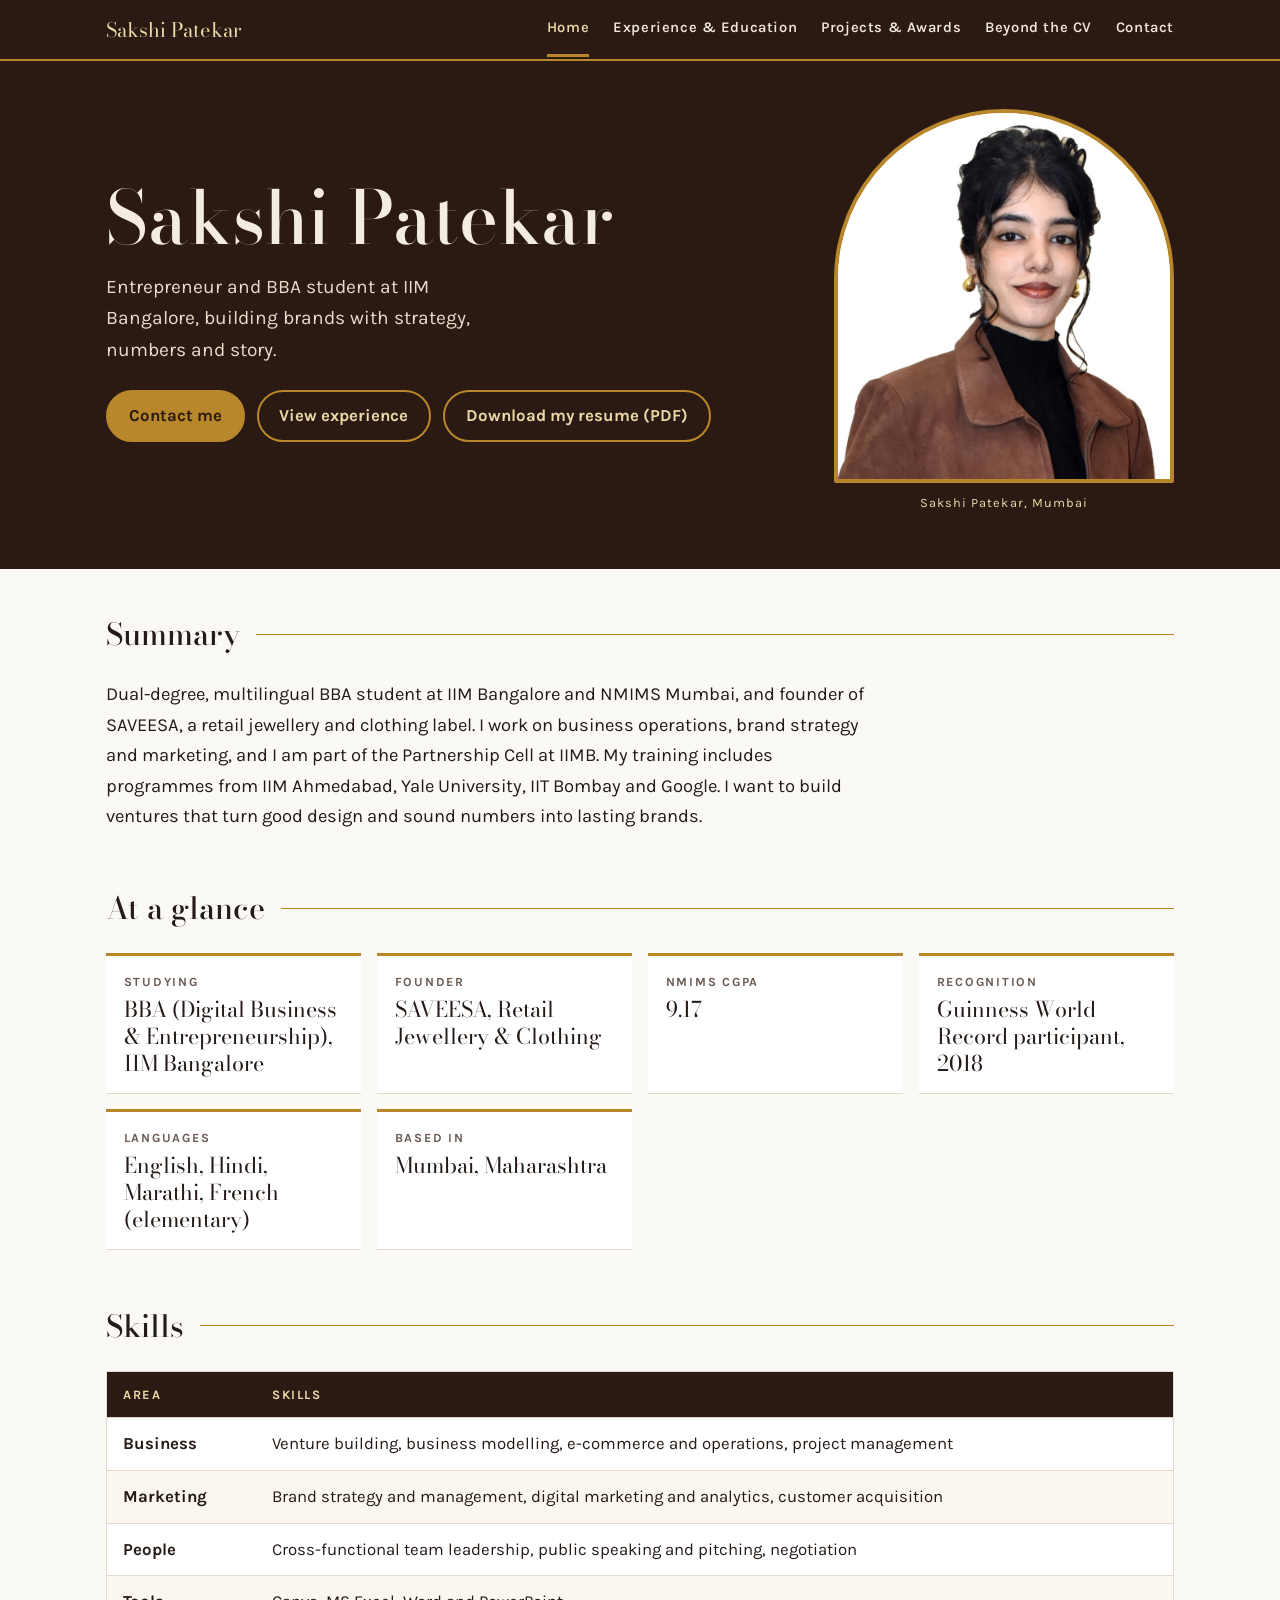
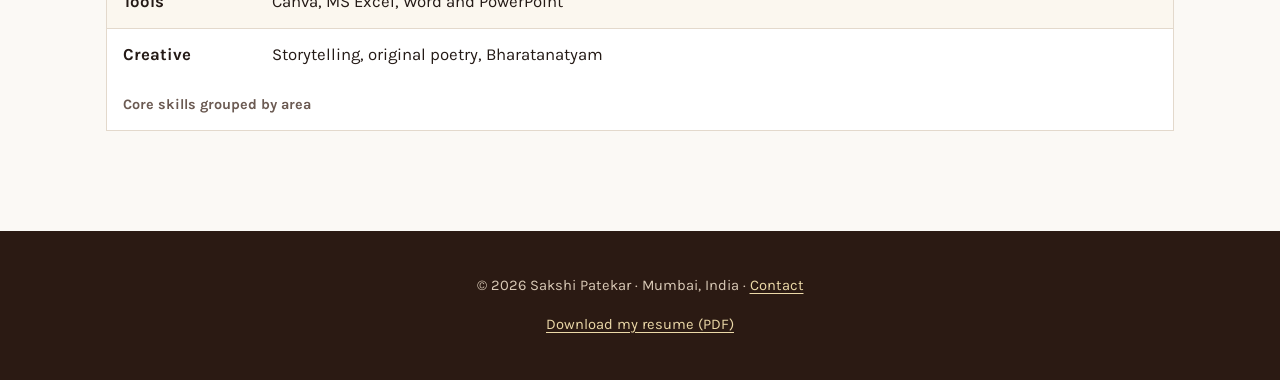
<file: index.html>
<!DOCTYPE html>
<html lang="en">
<head>
  <meta charset="utf-8">
  <meta name="viewport" content="width=device-width, initial-scale=1">
  <title>Sakshi Patekar | Resume</title>
  <meta name="description" content="Resume of Sakshi Patekar, BBA student at IIM Bangalore and founder of SAVEESA.">
  <link rel="preconnect" href="https://fonts.googleapis.com">
  <link rel="preconnect" href="https://fonts.gstatic.com" crossorigin>
  <link href="https://fonts.googleapis.com/css2?family=Bodoni+Moda:opsz,wght@6..96,500;6..96,600&family=Karla:wght@400;600;700&display=swap" rel="stylesheet">
  <link rel="stylesheet" href="css/style.css">
</head>
<body>
  <nav class="site-nav" aria-label="Main navigation">
    <ul>
      <li class="brand">Sakshi Patekar</li>
      <li><a href="index.html" aria-current="page">Home</a></li><li><a href="experience.html">Experience & Education</a></li><li><a href="projects.html">Projects & Awards</a></li><li><a href="about.html">Beyond the CV</a></li><li><a href="contact.html">Contact</a></li>
    </ul>
  </nav>
  <header class="hero">
    <div class="hero-inner">
      <div class="hero-text">
        <h1>Sakshi Patekar</h1>
        <p class="tagline">Entrepreneur and BBA student at IIM Bangalore, building brands with strategy, numbers and story.</p>
        <div class="hero-links">
          <a class="btn solid" href="contact.html">Contact me</a>
          <a class="btn" href="experience.html">View experience</a>
          <a class="btn" href="resume.pdf" download>Download my resume (PDF)</a>
        </div>
      </div>
      <figure class="portrait">
        <img src="images/sakshi.jpg" alt="Portrait of Sakshi Patekar in a brown suede jacket and black turtleneck" width="900" height="891">
        <figcaption>Sakshi Patekar, Mumbai</figcaption>
      </figure>
    </div>
  </header>
  <main>
    <section id="summary" aria-labelledby="summary-h">
      <h2 id="summary-h">Summary</h2>
      <p class="summary">Dual-degree, multilingual BBA student at IIM Bangalore and NMIMS Mumbai, and founder of SAVEESA, a retail jewellery and clothing label. I work on business operations, brand strategy and marketing, and I am part of the Partnership Cell at IIMB. My training includes programmes from IIM Ahmedabad, Yale University, IIT Bombay and Google. I want to build ventures that turn good design and sound numbers into lasting brands.</p>
    </section>

    <section id="at-a-glance" aria-labelledby="glance-h">
      <h2 id="glance-h">At a glance</h2>
      <dl class="facts">
        <div><dt>Studying</dt><dd>BBA (Digital Business &amp; Entrepreneurship), IIM Bangalore</dd></div>
        <div><dt>Founder</dt><dd>SAVEESA, Retail Jewellery &amp; Clothing</dd></div>
        <div><dt>NMIMS CGPA</dt><dd>9.17</dd></div>
        <div><dt>Recognition</dt><dd>Guinness World Record participant, 2018</dd></div>
        <div><dt>Languages</dt><dd>English, Hindi, Marathi, French (elementary)</dd></div>
        <div><dt>Based in</dt><dd>Mumbai, Maharashtra</dd></div>
      </dl>
    </section>

    <section id="skills" aria-labelledby="skills-h">
      <h2 id="skills-h">Skills</h2>
      <div class="table-wrap">
        <table>
          <caption>Core skills grouped by area</caption>
          <thead>
            <tr><th scope="col">Area</th><th scope="col">Skills</th></tr>
          </thead>
          <tbody>
            <tr><th scope="row">Business</th><td>Venture building, business modelling, e-commerce and operations, project management</td></tr>
            <tr><th scope="row">Marketing</th><td>Brand strategy and management, digital marketing and analytics, customer acquisition</td></tr>
            <tr><th scope="row">People</th><td>Cross-functional team leadership, public speaking and pitching, negotiation</td></tr>
            <tr><th scope="row">Tools</th><td>Canva, MS Excel, Word and PowerPoint</td></tr>
            <tr><th scope="row">Creative</th><td>Storytelling, original poetry, Bharatanatyam</td></tr>
          </tbody>
        </table>
      </div>
    </section>
  </main>
  <footer class="site-footer">
    <p>&copy; 2026 Sakshi Patekar &middot; Mumbai, India &middot; <a href="contact.html">Contact</a></p>
    <p><a href="resume.pdf" download>Download my resume (PDF)</a></p>
  </footer>
</body>
</html>
</file>
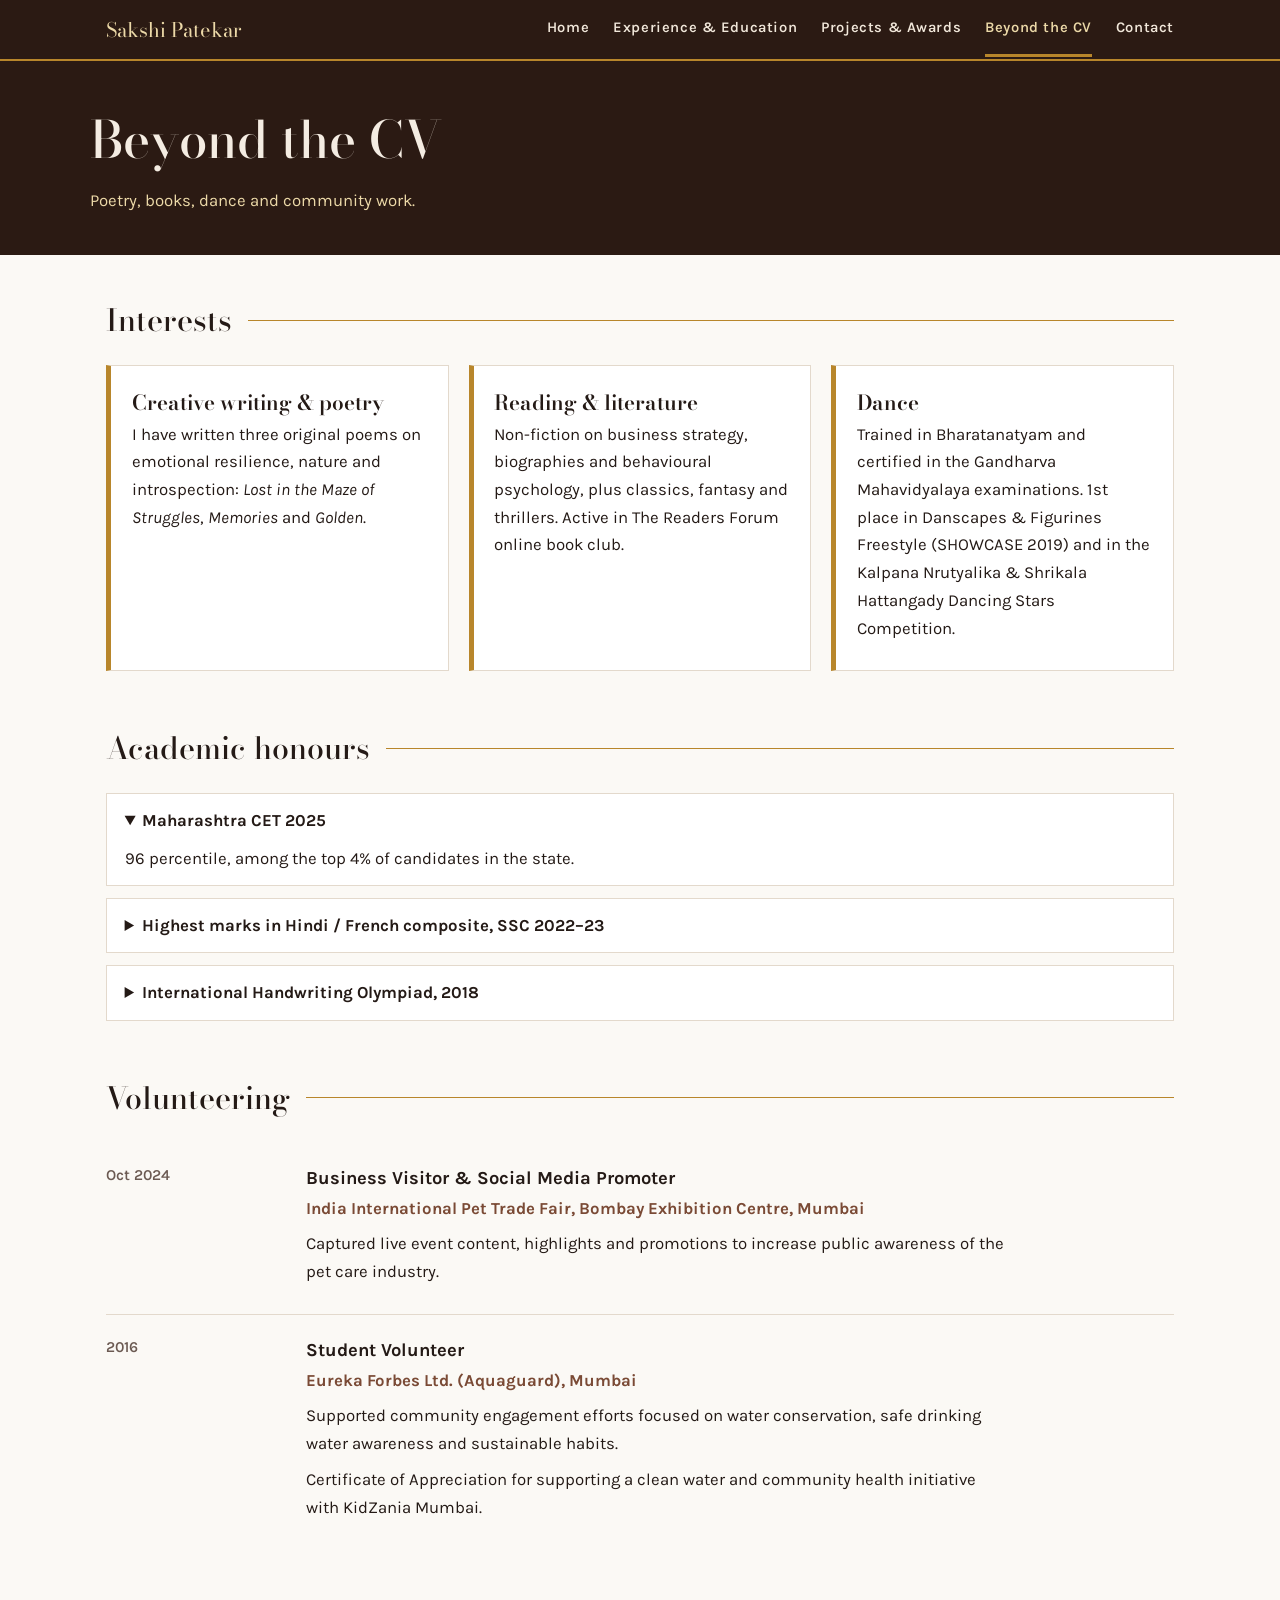
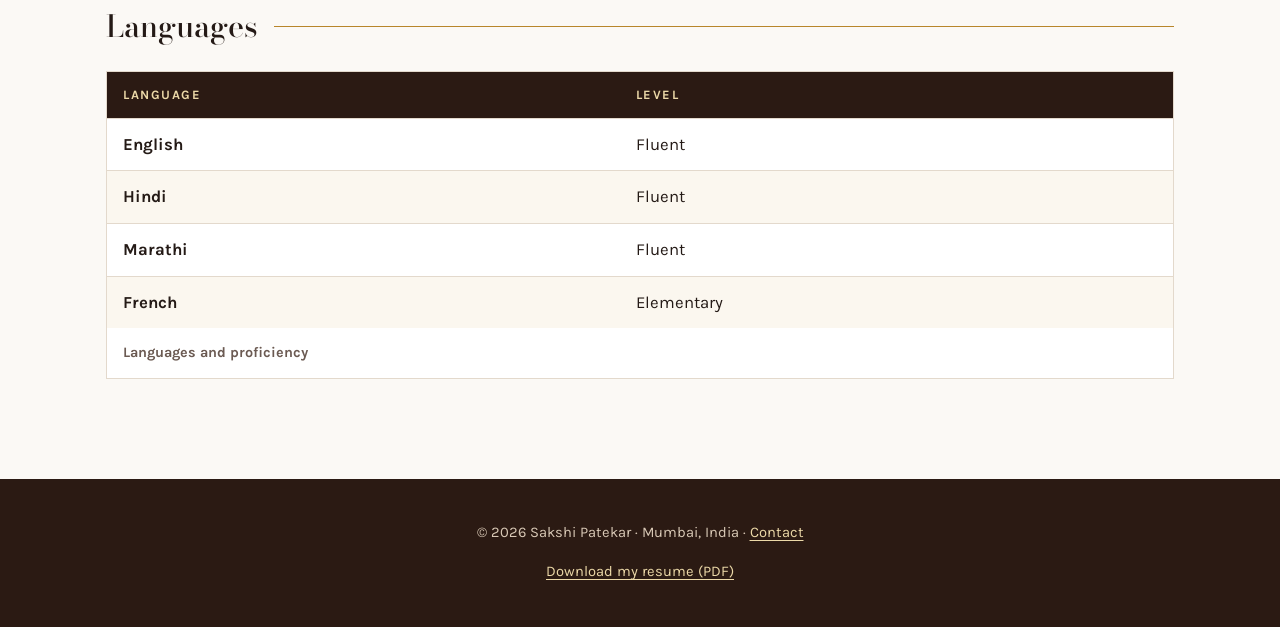
<file: about.html>
<!DOCTYPE html>
<html lang="en">
<head>
  <meta charset="utf-8">
  <meta name="viewport" content="width=device-width, initial-scale=1">
  <title>Beyond the CV | Sakshi Patekar</title>
  <meta name="description" content="Interests, academic honours, volunteering and languages.">
  <link rel="preconnect" href="https://fonts.googleapis.com">
  <link rel="preconnect" href="https://fonts.gstatic.com" crossorigin>
  <link href="https://fonts.googleapis.com/css2?family=Bodoni+Moda:opsz,wght@6..96,500;6..96,600&family=Karla:wght@400;600;700&display=swap" rel="stylesheet">
  <link rel="stylesheet" href="css/style.css">
</head>
<body>
  <nav class="site-nav" aria-label="Main navigation">
    <ul>
      <li class="brand">Sakshi Patekar</li>
      <li><a href="index.html">Home</a></li><li><a href="experience.html">Experience & Education</a></li><li><a href="projects.html">Projects & Awards</a></li><li><a href="about.html" aria-current="page">Beyond the CV</a></li><li><a href="contact.html">Contact</a></li>
    </ul>
  </nav>
  <header class="page-title-band">
    <div>
      <h1>Beyond the CV</h1>
      <p>Poetry, books, dance and community work.</p>
    </div>
  </header>
  <main>
    <section id="interests" aria-labelledby="int-h">
      <h2 id="int-h">Interests</h2>
      <div class="cards">
        <article class="card">
          <h3>Creative writing &amp; poetry</h3>
          <p>I have written three original poems on emotional resilience, nature and introspection: <em>Lost in the Maze of Struggles</em>, <em>Memories</em> and <em>Golden</em>.</p>
        </article>
        <article class="card">
          <h3>Reading &amp; literature</h3>
          <p>Non-fiction on business strategy, biographies and behavioural psychology, plus classics, fantasy and thrillers. Active in The Readers Forum online book club.</p>
        </article>
        <article class="card">
          <h3>Dance</h3>
          <p>Trained in Bharatanatyam and certified in the Gandharva Mahavidyalaya examinations. 1st place in Danscapes &amp; Figurines Freestyle (SHOWCASE 2019) and in the Kalpana Nrutyalika &amp; Shrikala Hattangady Dancing Stars Competition.</p>
        </article>
      </div>
    </section>

    <section id="honors" aria-labelledby="hon-h">
      <h2 id="hon-h">Academic honours</h2>
      <details open>
        <summary>Maharashtra CET 2025</summary>
        <p>96 percentile, among the top 4% of candidates in the state.</p>
      </details>
      <details>
        <summary>Highest marks in Hindi / French composite, SSC 2022&ndash;23</summary>
        <p>Certificate of Merit for scoring 94/100.</p>
      </details>
      <details>
        <summary>International Handwriting Olympiad, 2018</summary>
        <p>First Grade for handwriting at Convent Girls' High School.</p>
      </details>
    </section>

    <section id="volunteering" aria-labelledby="vol-h">
      <h2 id="vol-h">Volunteering</h2>
      <article class="entry">
        <p class="when"><time datetime="2024-10">Oct 2024</time></p>
        <div>
          <h3>Business Visitor &amp; Social Media Promoter</h3>
          <p class="org">India International Pet Trade Fair, Bombay Exhibition Centre, Mumbai</p>
          <p>Captured live event content, highlights and promotions to increase public awareness of the pet care industry.</p>
        </div>
      </article>
      <article class="entry">
        <p class="when"><time datetime="2016">2016</time></p>
        <div>
          <h3>Student Volunteer</h3>
          <p class="org">Eureka Forbes Ltd. (Aquaguard), Mumbai</p>
          <p>Supported community engagement efforts focused on water conservation, safe drinking water awareness and sustainable habits.</p>
          <p>Certificate of Appreciation for supporting a clean water and community health initiative with KidZania Mumbai.</p>
        </div>
      </article>
    </section>

    <section id="languages" aria-labelledby="lang-h">
      <h2 id="lang-h">Languages</h2>
      <div class="table-wrap">
        <table>
          <caption>Languages and proficiency</caption>
          <thead><tr><th scope="col">Language</th><th scope="col">Level</th></tr></thead>
          <tbody>
            <tr><th scope="row">English</th><td>Fluent</td></tr>
            <tr><th scope="row">Hindi</th><td>Fluent</td></tr>
            <tr><th scope="row">Marathi</th><td>Fluent</td></tr>
            <tr><th scope="row">French</th><td>Elementary</td></tr>
          </tbody>
        </table>
      </div>
    </section>
  </main>
  <footer class="site-footer">
    <p>&copy; 2026 Sakshi Patekar &middot; Mumbai, India &middot; <a href="contact.html">Contact</a></p>
    <p><a href="resume.pdf" download>Download my resume (PDF)</a></p>
  </footer>
</body>
</html>
</file>
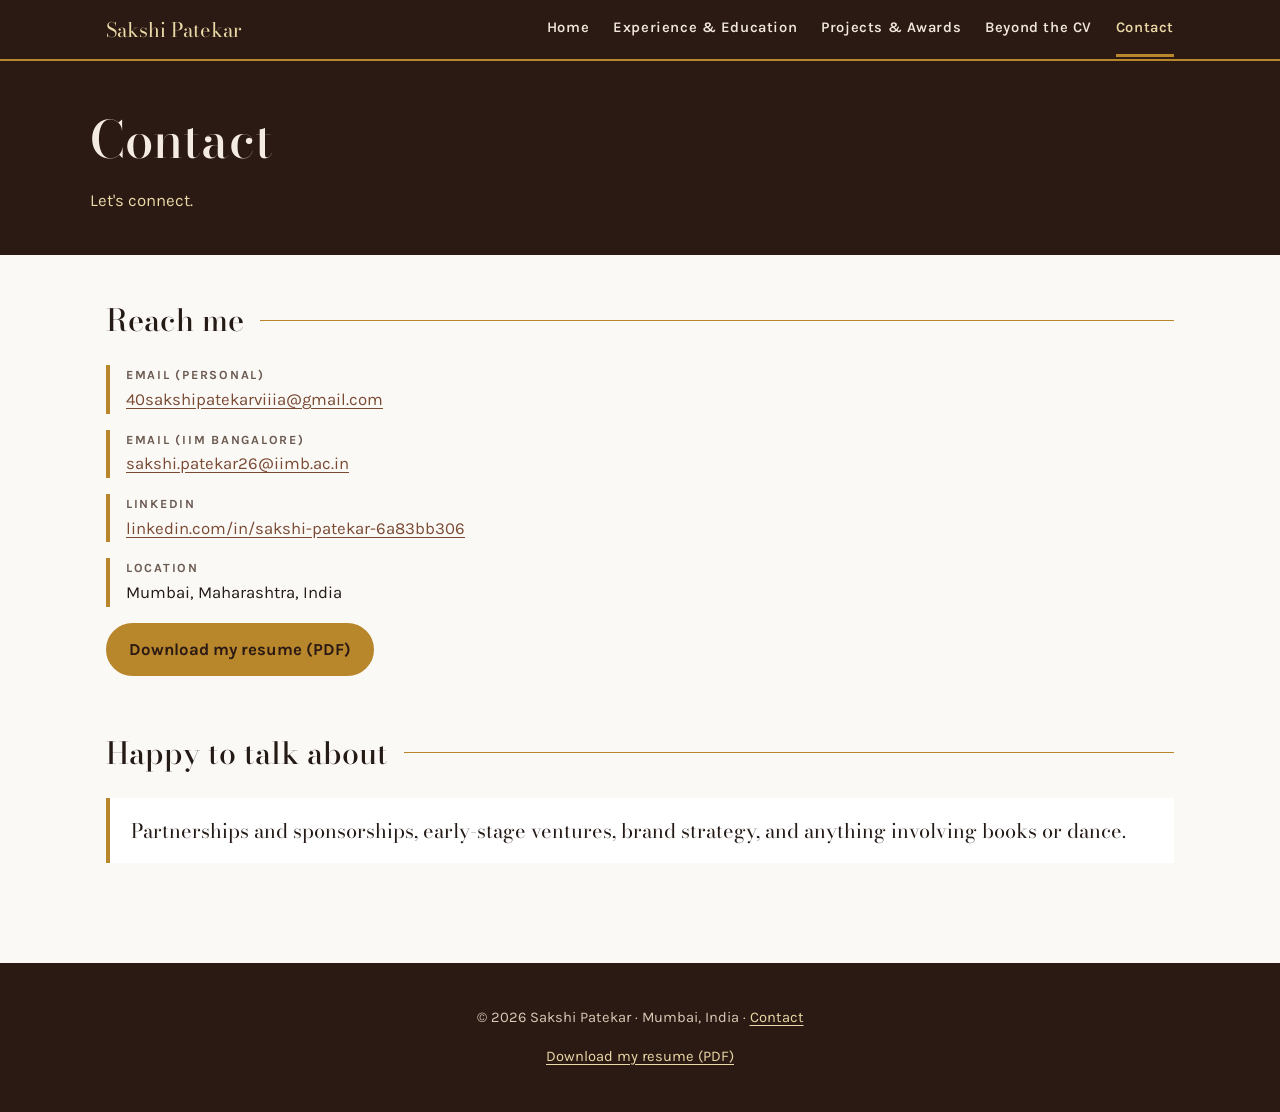
<file: contact.html>
<!DOCTYPE html>
<html lang="en">
<head>
  <meta charset="utf-8">
  <meta name="viewport" content="width=device-width, initial-scale=1">
  <title>Contact | Sakshi Patekar</title>
  <meta name="description" content="How to contact Sakshi Patekar.">
  <link rel="preconnect" href="https://fonts.googleapis.com">
  <link rel="preconnect" href="https://fonts.gstatic.com" crossorigin>
  <link href="https://fonts.googleapis.com/css2?family=Bodoni+Moda:opsz,wght@6..96,500;6..96,600&family=Karla:wght@400;600;700&display=swap" rel="stylesheet">
  <link rel="stylesheet" href="css/style.css">
</head>
<body>
  <nav class="site-nav" aria-label="Main navigation">
    <ul>
      <li class="brand">Sakshi Patekar</li>
      <li><a href="index.html">Home</a></li><li><a href="experience.html">Experience & Education</a></li><li><a href="projects.html">Projects & Awards</a></li><li><a href="about.html">Beyond the CV</a></li><li><a href="contact.html" aria-current="page">Contact</a></li>
    </ul>
  </nav>
  <header class="page-title-band">
    <div>
      <h1>Contact</h1>
      <p>Let's connect.</p>
    </div>
  </header>
  <main>
    <section id="reach" aria-labelledby="reach-h">
      <h2 id="reach-h">Reach me</h2>
      <address>
        <ul class="contact-list">
          <li><span>Email (personal)</span><a href="mailto:40sakshipatekarviiia@gmail.com?subject=Hello%20Sakshi">40sakshipatekarviiia@gmail.com</a></li>
          <li><span>Email (IIM Bangalore)</span><a href="mailto:sakshi.patekar26@iimb.ac.in?subject=Hello%20Sakshi">sakshi.patekar26@iimb.ac.in</a></li>
          <li><span>LinkedIn</span><a href="https://linkedin.com/in/sakshi-patekar-6a83bb306">linkedin.com/in/sakshi-patekar-6a83bb306</a></li>
          <li><span>Location</span>Mumbai, Maharashtra, India</li>
        </ul>
      </address>
      <p class="hero-links"><a class="btn solid dark" href="resume.pdf" download>Download my resume (PDF)</a></p>
    </section>

    <section id="open-to" aria-labelledby="open-h">
      <h2 id="open-h">Happy to talk about</h2>
      <blockquote>Partnerships and sponsorships, early-stage ventures, brand strategy, and anything involving books or dance.</blockquote>
    </section>
  </main>
  <footer class="site-footer">
    <p>&copy; 2026 Sakshi Patekar &middot; Mumbai, India &middot; <a href="contact.html">Contact</a></p>
    <p><a href="resume.pdf" download>Download my resume (PDF)</a></p>
  </footer>
</body>
</html>
</file>
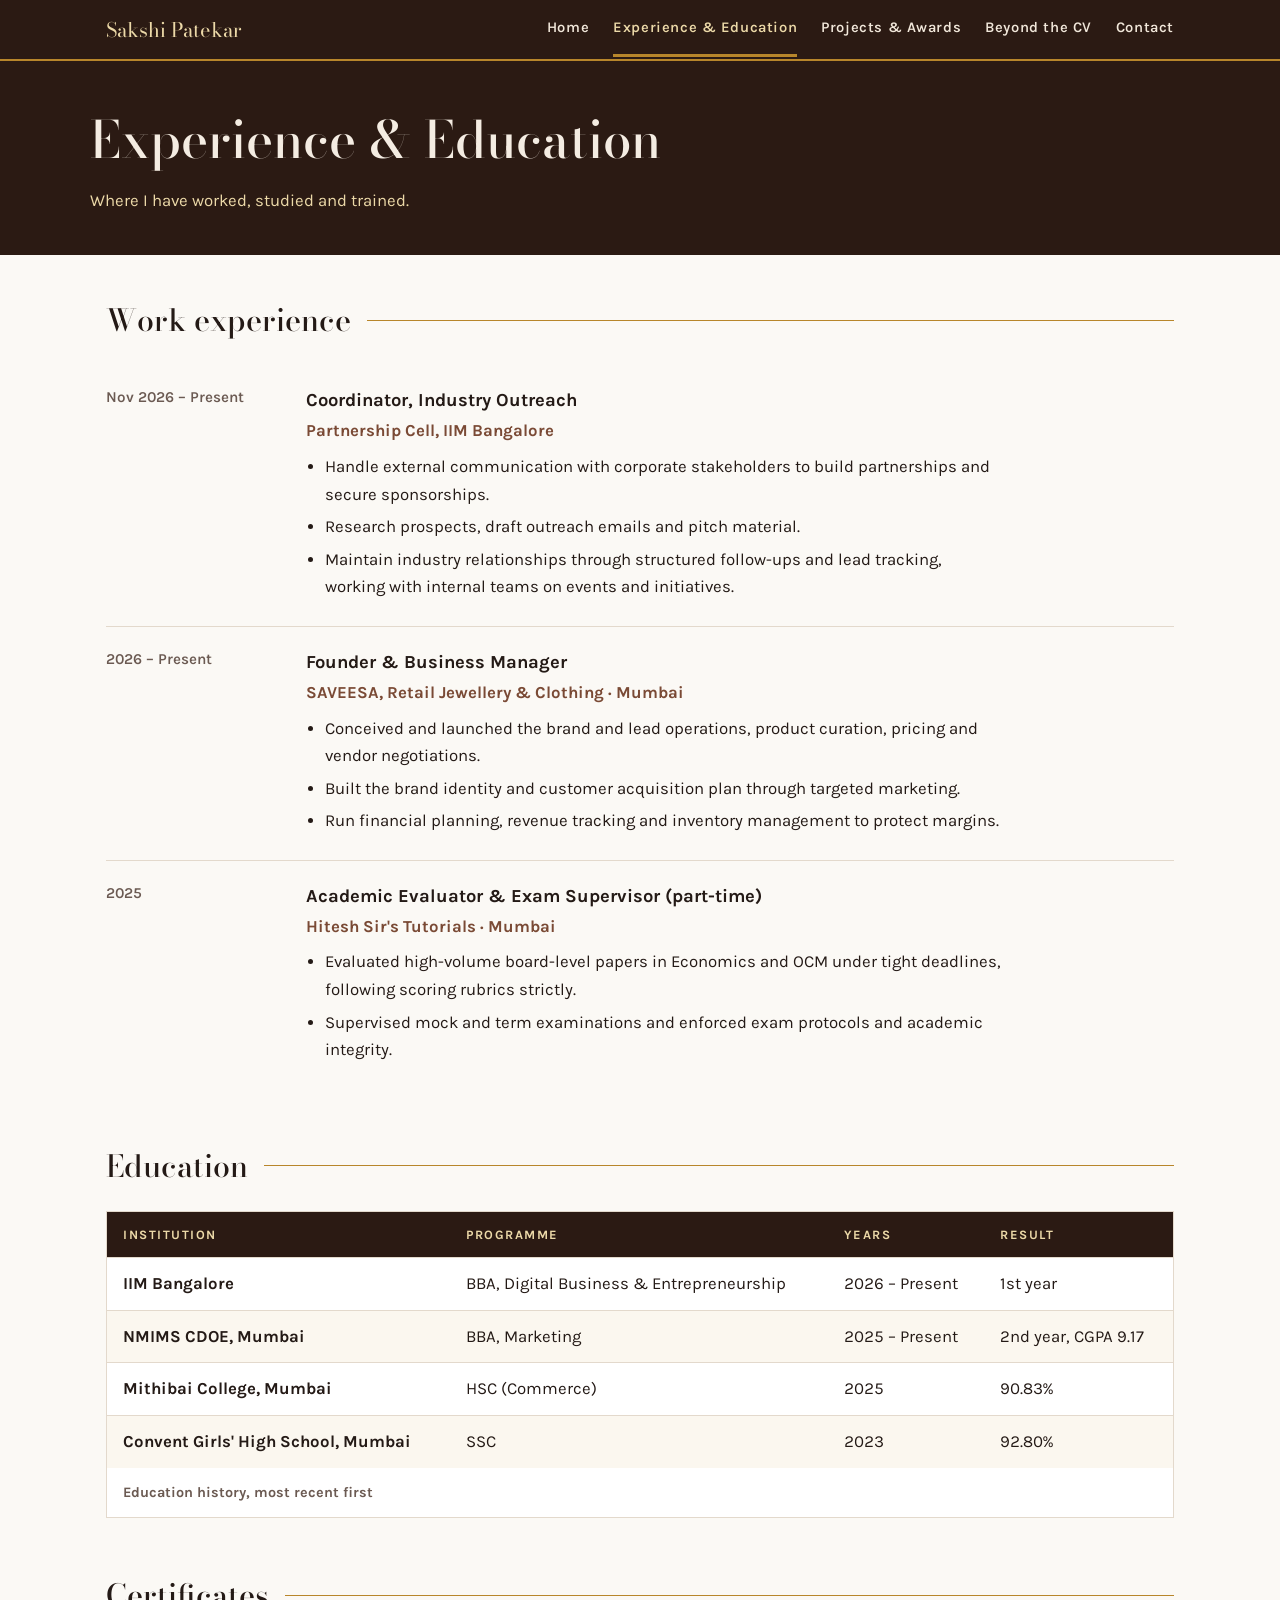
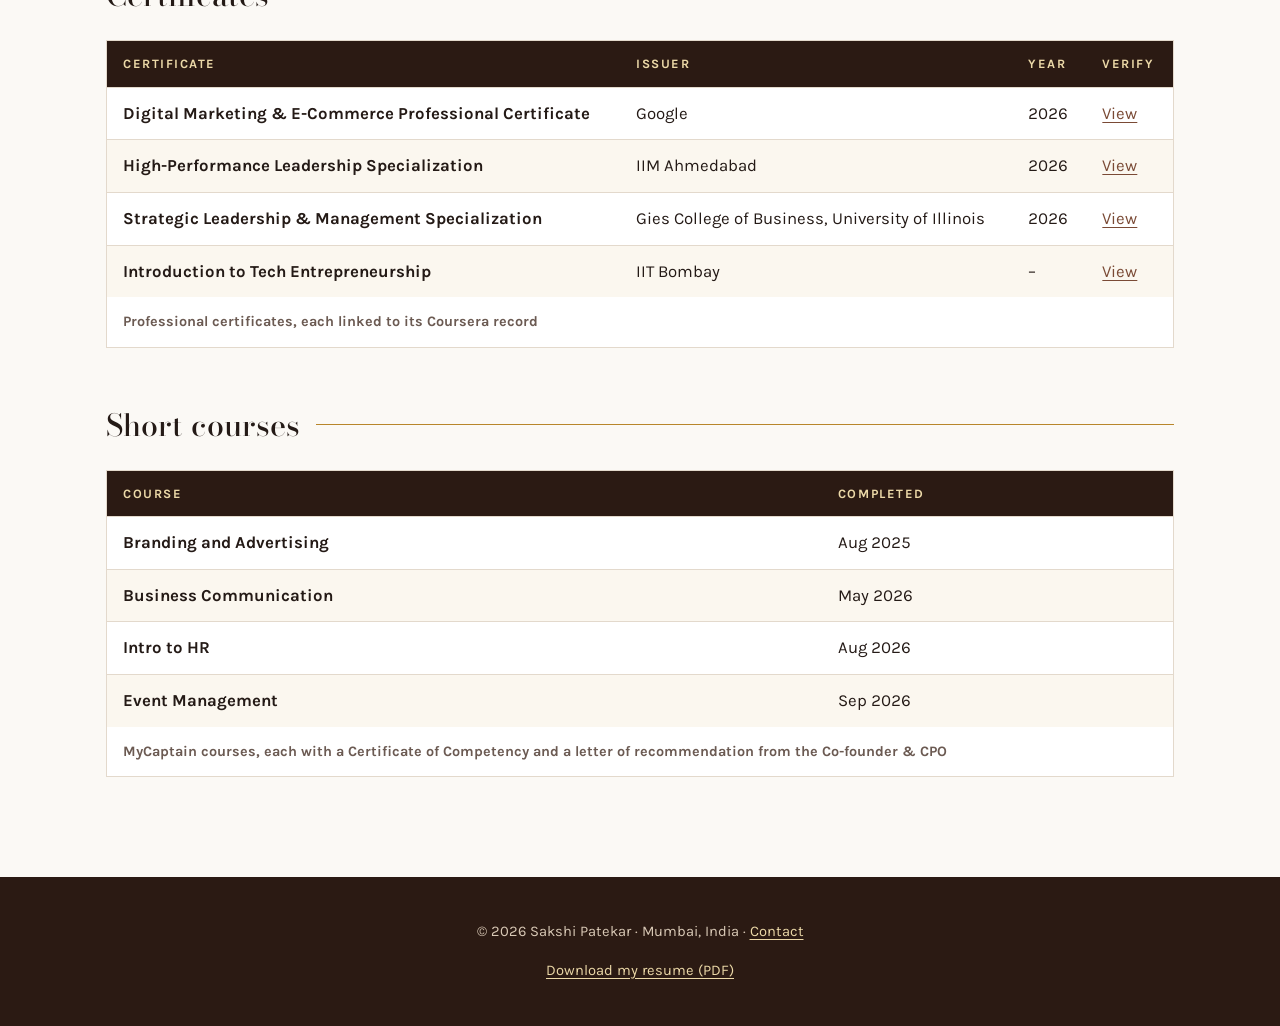
<file: experience.html>
<!DOCTYPE html>
<html lang="en">
<head>
  <meta charset="utf-8">
  <meta name="viewport" content="width=device-width, initial-scale=1">
  <title>Experience & Education | Sakshi Patekar</title>
  <meta name="description" content="Work experience, education, certificates and courses.">
  <link rel="preconnect" href="https://fonts.googleapis.com">
  <link rel="preconnect" href="https://fonts.gstatic.com" crossorigin>
  <link href="https://fonts.googleapis.com/css2?family=Bodoni+Moda:opsz,wght@6..96,500;6..96,600&family=Karla:wght@400;600;700&display=swap" rel="stylesheet">
  <link rel="stylesheet" href="css/style.css">
</head>
<body>
  <nav class="site-nav" aria-label="Main navigation">
    <ul>
      <li class="brand">Sakshi Patekar</li>
      <li><a href="index.html">Home</a></li><li><a href="experience.html" aria-current="page">Experience & Education</a></li><li><a href="projects.html">Projects & Awards</a></li><li><a href="about.html">Beyond the CV</a></li><li><a href="contact.html">Contact</a></li>
    </ul>
  </nav>
  <header class="page-title-band">
    <div>
      <h1>Experience &amp; Education</h1>
      <p>Where I have worked, studied and trained.</p>
    </div>
  </header>
  <main>
    <section id="experience" aria-labelledby="exp-h">
      <h2 id="exp-h">Work experience</h2>

      <article class="entry">
        <p class="when"><time datetime="2026-11">Nov 2026</time> &ndash; Present</p>
        <div>
          <h3>Coordinator, Industry Outreach</h3>
          <p class="org">Partnership Cell, IIM Bangalore</p>
          <ul>
            <li>Handle external communication with corporate stakeholders to build partnerships and secure sponsorships.</li>
            <li>Research prospects, draft outreach emails and pitch material.</li>
            <li>Maintain industry relationships through structured follow-ups and lead tracking, working with internal teams on events and initiatives.</li>
          </ul>
        </div>
      </article>

      <article class="entry">
        <p class="when"><time datetime="2026">2026</time> &ndash; Present</p>
        <div>
          <h3>Founder &amp; Business Manager</h3>
          <p class="org">SAVEESA, Retail Jewellery &amp; Clothing &middot; Mumbai</p>
          <ul>
            <li>Conceived and launched the brand and lead operations, product curation, pricing and vendor negotiations.</li>
            <li>Built the brand identity and customer acquisition plan through targeted marketing.</li>
            <li>Run financial planning, revenue tracking and inventory management to protect margins.</li>
          </ul>
        </div>
      </article>

      <article class="entry">
        <p class="when"><time datetime="2025">2025</time></p>
        <div>
          <h3>Academic Evaluator &amp; Exam Supervisor (part-time)</h3>
          <p class="org">Hitesh Sir's Tutorials &middot; Mumbai</p>
          <ul>
            <li>Evaluated high-volume board-level papers in Economics and OCM under tight deadlines, following scoring rubrics strictly.</li>
            <li>Supervised mock and term examinations and enforced exam protocols and academic integrity.</li>
          </ul>
        </div>
      </article>
    </section>

    <section id="education" aria-labelledby="edu-h">
      <h2 id="edu-h">Education</h2>
      <div class="table-wrap">
        <table>
          <caption>Education history, most recent first</caption>
          <thead>
            <tr><th scope="col">Institution</th><th scope="col">Programme</th><th scope="col">Years</th><th scope="col">Result</th></tr>
          </thead>
          <tbody>
            <tr><th scope="row">IIM Bangalore</th><td>BBA, Digital Business &amp; Entrepreneurship</td><td class="num">2026 &ndash; Present</td><td>1st year</td></tr>
            <tr><th scope="row">NMIMS CDOE, Mumbai</th><td>BBA, Marketing</td><td class="num">2025 &ndash; Present</td><td>2nd year, CGPA 9.17</td></tr>
            <tr><th scope="row">Mithibai College, Mumbai</th><td>HSC (Commerce)</td><td class="num">2025</td><td class="num">90.83%</td></tr>
            <tr><th scope="row">Convent Girls' High School, Mumbai</th><td>SSC</td><td class="num">2023</td><td class="num">92.80%</td></tr>
          </tbody>
        </table>
      </div>
    </section>

    <section id="certificates" aria-labelledby="cert-h">
      <h2 id="cert-h">Certificates</h2>
      <div class="table-wrap">
        <table>
          <caption>Professional certificates, each linked to its Coursera record</caption>
          <thead>
            <tr><th scope="col">Certificate</th><th scope="col">Issuer</th><th scope="col">Year</th><th scope="col">Verify</th></tr>
          </thead>
          <tbody>
            <tr><th scope="row">Digital Marketing &amp; E-Commerce Professional Certificate</th><td>Google</td><td class="num">2026</td><td><a href="https://coursera.org/share/dd0397a991a91fa03c0734ea3099d802">View</a></td></tr>
            <tr><th scope="row">High-Performance Leadership Specialization</th><td>IIM Ahmedabad</td><td class="num">2026</td><td><a href="https://coursera.org/share/994ad45c632d327cfe81d62f674b2622">View</a></td></tr>
            <tr><th scope="row">Strategic Leadership &amp; Management Specialization</th><td>Gies College of Business, University of Illinois</td><td class="num">2026</td><td><a href="https://coursera.org/share/c6fe10b0b464a06a779bf3c11671e651">View</a></td></tr>
            <tr><th scope="row">Introduction to Tech Entrepreneurship</th><td>IIT Bombay</td><td class="num">&ndash;</td><td><a href="https://coursera.org/share/e3e1b26dc24077617260414949fa8c77">View</a></td></tr>
          </tbody>
        </table>
      </div>
    </section>

    <section id="courses" aria-labelledby="courses-h">
      <h2 id="courses-h">Short courses</h2>
      <div class="table-wrap">
        <table>
          <caption>MyCaptain courses, each with a Certificate of Competency and a letter of recommendation from the Co-founder &amp; CPO</caption>
          <thead>
            <tr><th scope="col">Course</th><th scope="col">Completed</th></tr>
          </thead>
          <tbody>
            <tr><th scope="row">Branding and Advertising</th><td class="num">Aug 2025</td></tr>
            <tr><th scope="row">Business Communication</th><td class="num">May 2026</td></tr>
            <tr><th scope="row">Intro to HR</th><td class="num">Aug 2026</td></tr>
            <tr><th scope="row">Event Management</th><td class="num">Sep 2026</td></tr>
          </tbody>
        </table>
      </div>
    </section>
  </main>
  <footer class="site-footer">
    <p>&copy; 2026 Sakshi Patekar &middot; Mumbai, India &middot; <a href="contact.html">Contact</a></p>
    <p><a href="resume.pdf" download>Download my resume (PDF)</a></p>
  </footer>
</body>
</html>
</file>
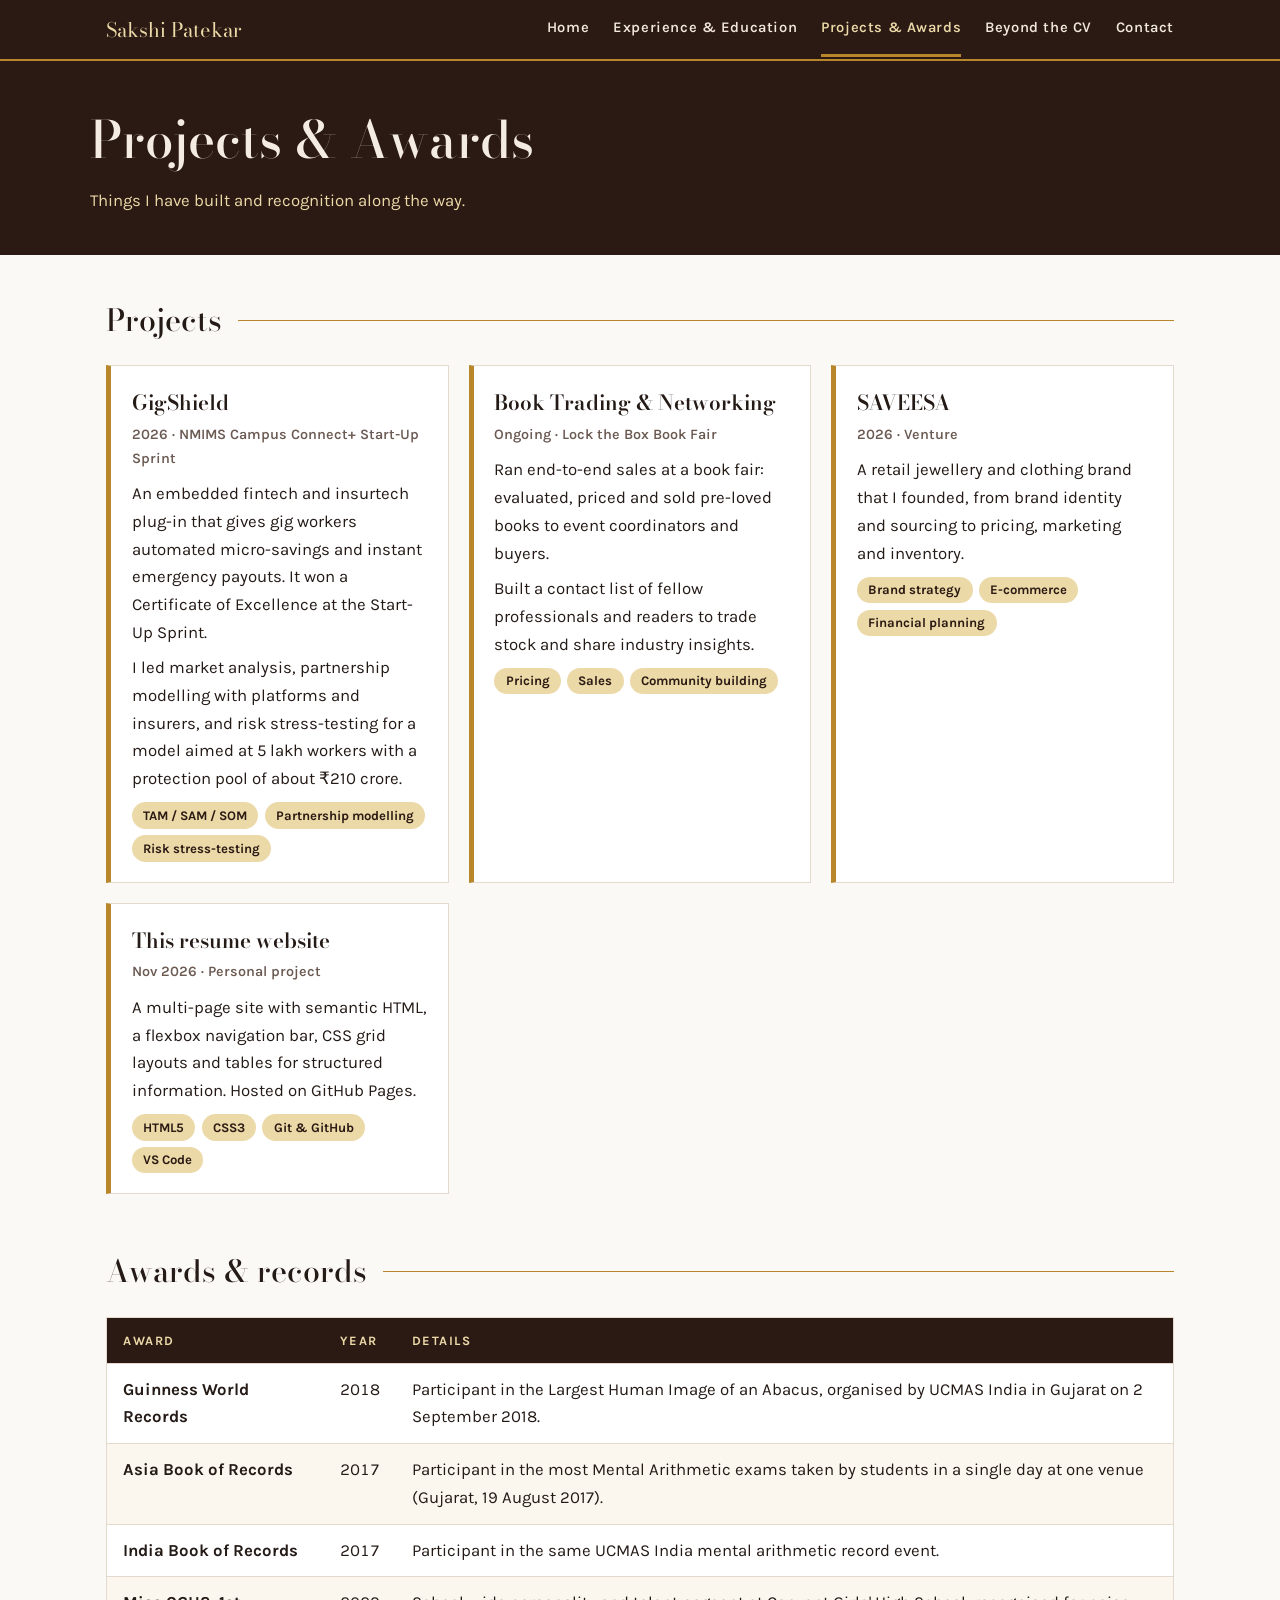
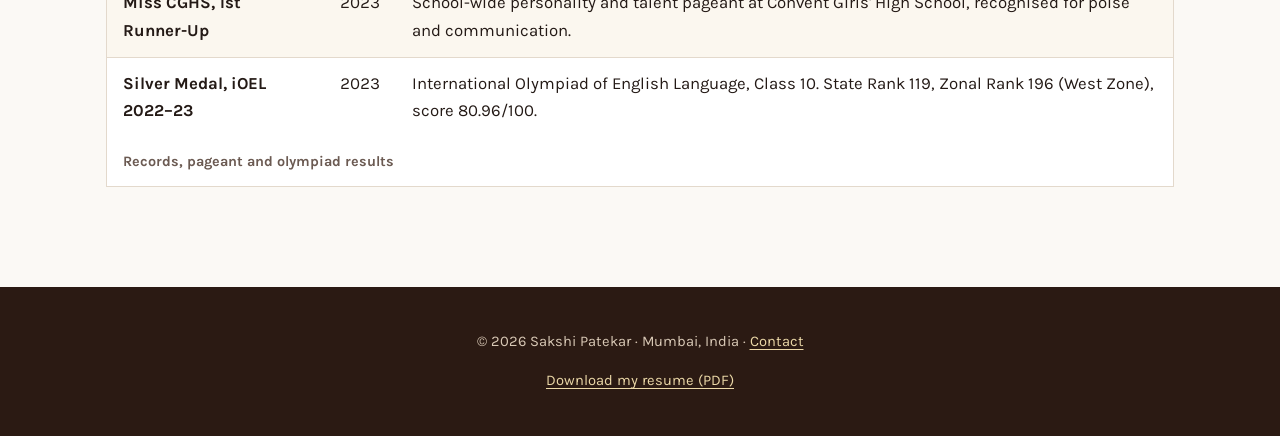
<file: projects.html>
<!DOCTYPE html>
<html lang="en">
<head>
  <meta charset="utf-8">
  <meta name="viewport" content="width=device-width, initial-scale=1">
  <title>Projects & Awards | Sakshi Patekar</title>
  <meta name="description" content="Projects, ventures, awards and records.">
  <link rel="preconnect" href="https://fonts.googleapis.com">
  <link rel="preconnect" href="https://fonts.gstatic.com" crossorigin>
  <link href="https://fonts.googleapis.com/css2?family=Bodoni+Moda:opsz,wght@6..96,500;6..96,600&family=Karla:wght@400;600;700&display=swap" rel="stylesheet">
  <link rel="stylesheet" href="css/style.css">
</head>
<body>
  <nav class="site-nav" aria-label="Main navigation">
    <ul>
      <li class="brand">Sakshi Patekar</li>
      <li><a href="index.html">Home</a></li><li><a href="experience.html">Experience & Education</a></li><li><a href="projects.html" aria-current="page">Projects & Awards</a></li><li><a href="about.html">Beyond the CV</a></li><li><a href="contact.html">Contact</a></li>
    </ul>
  </nav>
  <header class="page-title-band">
    <div>
      <h1>Projects &amp; Awards</h1>
      <p>Things I have built and recognition along the way.</p>
    </div>
  </header>
  <main>
    <section id="projects" aria-labelledby="proj-h">
      <h2 id="proj-h">Projects</h2>
      <div class="cards">
        <article class="card wide">
          <h3>GigShield</h3>
          <p class="when"><time datetime="2026">2026</time> &middot; NMIMS Campus Connect+ Start-Up Sprint</p>
          <p>An embedded fintech and insurtech plug-in that gives gig workers automated micro-savings and instant emergency payouts. It won a Certificate of Excellence at the Start-Up Sprint.</p>
          <p>I led market analysis, partnership modelling with platforms and insurers, and risk stress-testing for a model aimed at 5 lakh workers with a protection pool of about &#8377;210 crore.</p>
          <ul class="chips">
            <li>TAM / SAM / SOM</li>
            <li>Partnership modelling</li>
            <li>Risk stress-testing</li>
          </ul>
        </article>

        <article class="card">
          <h3>Book Trading &amp; Networking</h3>
          <p class="when">Ongoing &middot; Lock the Box Book Fair</p>
          <p>Ran end-to-end sales at a book fair: evaluated, priced and sold pre-loved books to event coordinators and buyers.</p>
          <p>Built a contact list of fellow professionals and readers to trade stock and share industry insights.</p>
          <ul class="chips">
            <li>Pricing</li>
            <li>Sales</li>
            <li>Community building</li>
          </ul>
        </article>

        <article class="card">
          <h3>SAVEESA</h3>
          <p class="when"><time datetime="2026">2026</time> &middot; Venture</p>
          <p>A retail jewellery and clothing brand that I founded, from brand identity and sourcing to pricing, marketing and inventory.</p>
          <ul class="chips">
            <li>Brand strategy</li>
            <li>E-commerce</li>
            <li>Financial planning</li>
          </ul>
        </article>

        <article class="card">
          <h3>This resume website</h3>
          <p class="when"><time datetime="2026-11">Nov 2026</time> &middot; Personal project</p>
          <p>A multi-page site with semantic HTML, a flexbox navigation bar, CSS grid layouts and tables for structured information. Hosted on GitHub Pages.</p>
          <ul class="chips">
            <li>HTML5</li>
            <li>CSS3</li>
            <li>Git &amp; GitHub</li>
            <li>VS Code</li>
          </ul>
        </article>
      </div>
    </section>

    <section id="awards" aria-labelledby="awards-h">
      <h2 id="awards-h">Awards &amp; records</h2>
      <div class="table-wrap">
        <table>
          <caption>Records, pageant and olympiad results</caption>
          <thead>
            <tr><th scope="col">Award</th><th scope="col">Year</th><th scope="col">Details</th></tr>
          </thead>
          <tbody>
            <tr><th scope="row">Guinness World Records</th><td class="num">2018</td><td>Participant in the Largest Human Image of an Abacus, organised by UCMAS India in Gujarat on 2 September 2018.</td></tr>
            <tr><th scope="row">Asia Book of Records</th><td class="num">2017</td><td>Participant in the most Mental Arithmetic exams taken by students in a single day at one venue (Gujarat, 19 August 2017).</td></tr>
            <tr><th scope="row">India Book of Records</th><td class="num">2017</td><td>Participant in the same UCMAS India mental arithmetic record event.</td></tr>
            <tr><th scope="row">Miss CGHS, 1st Runner-Up</th><td class="num">2023</td><td>School-wide personality and talent pageant at Convent Girls' High School, recognised for poise and communication.</td></tr>
            <tr><th scope="row">Silver Medal, iOEL 2022&ndash;23</th><td class="num">2023</td><td>International Olympiad of English Language, Class 10. State Rank 119, Zonal Rank 196 (West Zone), score 80.96/100.</td></tr>
          </tbody>
        </table>
      </div>
    </section>
  </main>
  <footer class="site-footer">
    <p>&copy; 2026 Sakshi Patekar &middot; Mumbai, India &middot; <a href="contact.html">Contact</a></p>
    <p><a href="resume.pdf" download>Download my resume (PDF)</a></p>
  </footer>
</body>
</html>
</file>
<file: css/style.css>
/* Design plan: palette is taken from the portfolio photo (suede jacket brown, gold earrings, black knit).
   Layout idea: espresso header band with an arch-framed portrait, then a light paper column with gold rules. */
:root {
  --espresso: #2b1a13;
  --suede: #7a4a35;
  --gold: #b8862b;
  --gold-soft: #ecd9a8;
  --paper: #fbf9f5;
  --ink: #241a16;
  --muted: #6b5a52;
  --line: #e3d9cc;
  --font-display: "Bodoni Moda", "Didot", Georgia, serif;
  --font-body: "Karla", "Segoe UI", Arial, sans-serif;
}

*, *::before, *::after { box-sizing: border-box; }

html { scroll-behavior: smooth; }

body {
  margin: 0;
  background: var(--paper);
  color: var(--ink);
  font-family: var(--font-body);
  font-size: 1.05rem;
  line-height: 1.65;
}

img { max-width: 100%; display: block; }

a { color: var(--suede); text-underline-offset: 3px; }
a:hover { color: var(--gold); }
a:focus-visible, summary:focus-visible { outline: 3px solid var(--gold); outline-offset: 3px; }

/* ---------- Navigation (flexbox) ---------- */
.site-nav {
  background: var(--espresso);
  border-bottom: 2px solid var(--gold);
  position: sticky;
  top: 0;
  z-index: 10;
}
.site-nav ul {
  list-style: none;
  margin: 0 auto;
  padding: 0 1rem;
  max-width: 1100px;
  display: flex;
  flex-wrap: wrap;
  align-items: center;
  gap: 0.25rem 1.5rem;
}
.site-nav .brand {
  font-family: var(--font-display);
  font-size: 1.25rem;
  color: var(--gold-soft);
  margin-right: auto;
  padding: 0.8rem 0;
}
.site-nav a {
  color: #f1e7da;
  text-decoration: none;
  font-weight: 600;
  letter-spacing: 0.04em;
  font-size: 0.92rem;
  padding: 0.9rem 0;
  display: inline-block;
  border-bottom: 3px solid transparent;
}
.site-nav a:hover { color: var(--gold-soft); border-bottom-color: var(--gold); }
.site-nav a[aria-current="page"] { border-bottom-color: var(--gold); color: var(--gold-soft); }
.site-nav .brand a { padding: 0; border: 0; color: inherit; font-size: inherit; letter-spacing: 0; }

/* ---------- Page header ---------- */
.hero {
  background: var(--espresso);
  color: #f4ece2;
}
.hero-inner {
  max-width: 1100px;
  margin: 0 auto;
  padding: 3rem 1rem 3.5rem;
  display: flex;
  flex-wrap: wrap;
  align-items: center;
  gap: 2.5rem;
}
.hero-text { flex: 1 1 380px; }
.hero .eyebrow {
  color: var(--gold);
  text-transform: uppercase;
  letter-spacing: 0.22em;
  font-size: 0.8rem;
  font-weight: 700;
  margin: 0 0 0.75rem;
}
.hero h1 {
  font-family: var(--font-display);
  font-weight: 500;
  font-size: clamp(2.6rem, 7vw, 4.6rem);
  line-height: 1.02;
  margin: 0 0 1rem;
  text-wrap: balance;
}
.hero .tagline {
  font-size: 1.2rem;
  max-width: 34ch;
  color: #e9dccb;
  margin: 0 0 1.5rem;
}
.hero-links { display: flex; flex-wrap: wrap; gap: 0.75rem; }

.portrait {
  flex: 0 1 340px;
  margin: 0;
}
.portrait img {
  width: 100%;
  height: auto;
  aspect-ratio: 10 / 11;
  object-fit: cover;
  object-position: 55% top;
  border-radius: 999px 999px 12px 12px; /* arch frame */
  border: 4px solid var(--gold);
  background: #fff;
}
.portrait figcaption {
  font-size: 0.8rem;
  color: var(--gold-soft);
  text-align: center;
  margin-top: 0.6rem;
  letter-spacing: 0.08em;
}

.page-title-band {
  background: var(--espresso);
  color: #f4ece2;
  padding: 2.25rem 1rem 2.5rem;
}
.page-title-band > div { max-width: 1100px; margin: 0 auto; }
.page-title-band h1 {
  font-family: var(--font-display);
  font-weight: 500;
  font-size: clamp(2rem, 5vw, 3.2rem);
  margin: 0;
}
.page-title-band p { margin: 0.4rem 0 0; color: var(--gold-soft); }

/* ---------- Buttons ---------- */
.btn {
  display: inline-block;
  padding: 0.65rem 1.3rem;
  border-radius: 999px;
  font-weight: 700;
  text-decoration: none;
  border: 2px solid var(--gold);
  color: var(--gold-soft);
  transition: background 0.2s, color 0.2s;
}
.btn:hover { background: var(--gold); color: var(--espresso); }
.btn.solid { background: var(--gold); color: var(--espresso); }
.btn.solid:hover { background: var(--gold-soft); }

/* ---------- Main content ---------- */
main {
  max-width: 1100px;
  margin: 0 auto;
  padding: 2.5rem 1rem 3rem;
}
main > section { margin-bottom: 3.25rem; }

h2 {
  font-family: var(--font-display);
  font-weight: 500;
  font-size: 1.9rem;
  margin: 0 0 1.25rem;
  display: flex;
  align-items: center;
  gap: 1rem;
}
h2::after { content: ""; flex: 1; height: 1px; background: var(--gold); }
h3 { font-size: 1.15rem; margin: 0; }

.summary { max-width: 70ch; font-size: 1.15rem; }

.facts {
  display: grid;
  grid-template-columns: repeat(auto-fit, minmax(210px, 1fr));
  gap: 1rem;
  margin: 0;
}
.facts > div {
  border-top: 3px solid var(--gold);
  background: #fff;
  padding: 1rem 1.1rem;
  box-shadow: 0 1px 0 var(--line);
}
.facts dt { font-size: 0.78rem; text-transform: uppercase; letter-spacing: 0.14em; color: var(--muted); font-weight: 700; }
.facts dd { margin: 0.2rem 0 0; font-family: var(--font-display); font-size: 1.35rem; line-height: 1.25; }

/* ---------- Entries (article) ---------- */
.entry {
  display: grid;
  grid-template-columns: 11rem 1fr;
  gap: 0.5rem 1.5rem;
  padding: 1.25rem 0;
  border-bottom: 1px solid var(--line);
}
.entry:last-child { border-bottom: 0; }
.entry .when { color: var(--muted); font-weight: 600; font-size: 0.95rem; }
.entry .org { color: var(--suede); font-weight: 700; margin: 0.1rem 0 0.5rem; }
.entry p { margin: 0 0 0.5rem; max-width: 70ch; }
.entry ul { margin: 0.25rem 0 0; padding-left: 1.2rem; max-width: 70ch; }
.entry li { margin-bottom: 0.3rem; }

.chips { list-style: none; padding: 0 !important; margin: 0.6rem 0 0; display: flex; flex-wrap: wrap; gap: 0.4rem; }
.chips li {
  background: var(--gold-soft);
  color: var(--espresso);
  font-size: 0.82rem;
  font-weight: 700;
  padding: 0.15rem 0.7rem;
  border-radius: 999px;
  margin: 0;
}

.cards {
  display: grid;
  grid-template-columns: repeat(auto-fit, minmax(290px, 1fr));
  gap: 1.25rem;
}
.card {
  background: #fff;
  border: 1px solid var(--line);
  border-left: 5px solid var(--gold);
  padding: 1.25rem 1.3rem;
}
.card h3 { font-family: var(--font-display); font-size: 1.3rem; font-weight: 600; }
.card .when { color: var(--muted); font-size: 0.9rem; font-weight: 600; margin: 0.15rem 0 0.6rem; }
.card p { margin: 0 0 0.5rem; }

/* ---------- Tables ---------- */
.table-wrap { overflow-x: auto; background: #fff; border: 1px solid var(--line); }
table { width: 100%; border-collapse: collapse; min-width: 520px; }
caption {
  text-align: left;
  padding: 0.8rem 1rem;
  font-weight: 700;
  color: var(--muted);
  font-size: 0.9rem;
  caption-side: bottom;
}
thead th {
  background: var(--espresso);
  color: var(--gold-soft);
  text-align: left;
  font-size: 0.8rem;
  letter-spacing: 0.12em;
  text-transform: uppercase;
  padding: 0.75rem 1rem;
}
tbody th { text-align: left; font-weight: 700; }
tbody th, tbody td { padding: 0.75rem 1rem; border-top: 1px solid var(--line); vertical-align: top; }
tbody tr:nth-child(even) { background: #fbf7ef; }
tbody tr:hover { background: var(--gold-soft); }
td.num { font-variant-numeric: tabular-nums; white-space: nowrap; }

/* ---------- Misc ---------- */
.two-col {
  display: grid;
  grid-template-columns: repeat(auto-fit, minmax(300px, 1fr));
  gap: 2rem;
}
details {
  background: #fff;
  border: 1px solid var(--line);
  padding: 0.8rem 1.1rem;
  margin-bottom: 0.75rem;
}
summary { cursor: pointer; font-weight: 700; }
details p { margin: 0.6rem 0 0; }

.contact-list { list-style: none; padding: 0; margin: 0; display: grid; gap: 1rem; }
.contact-list li { border-left: 4px solid var(--gold); padding-left: 1rem; }
.contact-list span { display: block; font-size: 0.78rem; text-transform: uppercase; letter-spacing: 0.14em; color: var(--muted); font-weight: 700; }
address { font-style: normal; }

blockquote {
  margin: 0;
  padding: 1rem 1.3rem;
  border-left: 4px solid var(--gold);
  background: #fff;
  font-family: var(--font-display);
  font-size: 1.25rem;
}

.site-footer {
  background: var(--espresso);
  color: #d9c9b6;
  text-align: center;
  padding: 1.75rem 1rem;
  font-size: 0.92rem;
}
.site-footer a { color: var(--gold-soft); }

@media (max-width: 720px) {
  .entry { grid-template-columns: 1fr; }
  .site-nav .brand { width: 100%; padding-bottom: 0; }
  .hero-inner { padding-top: 2rem; }
  .portrait { order: -1; flex-basis: 220px; margin: 0 auto; }
}

@media (prefers-reduced-motion: reduce) {
  html { scroll-behavior: auto; }
  .btn { transition: none; }
}
</file>
